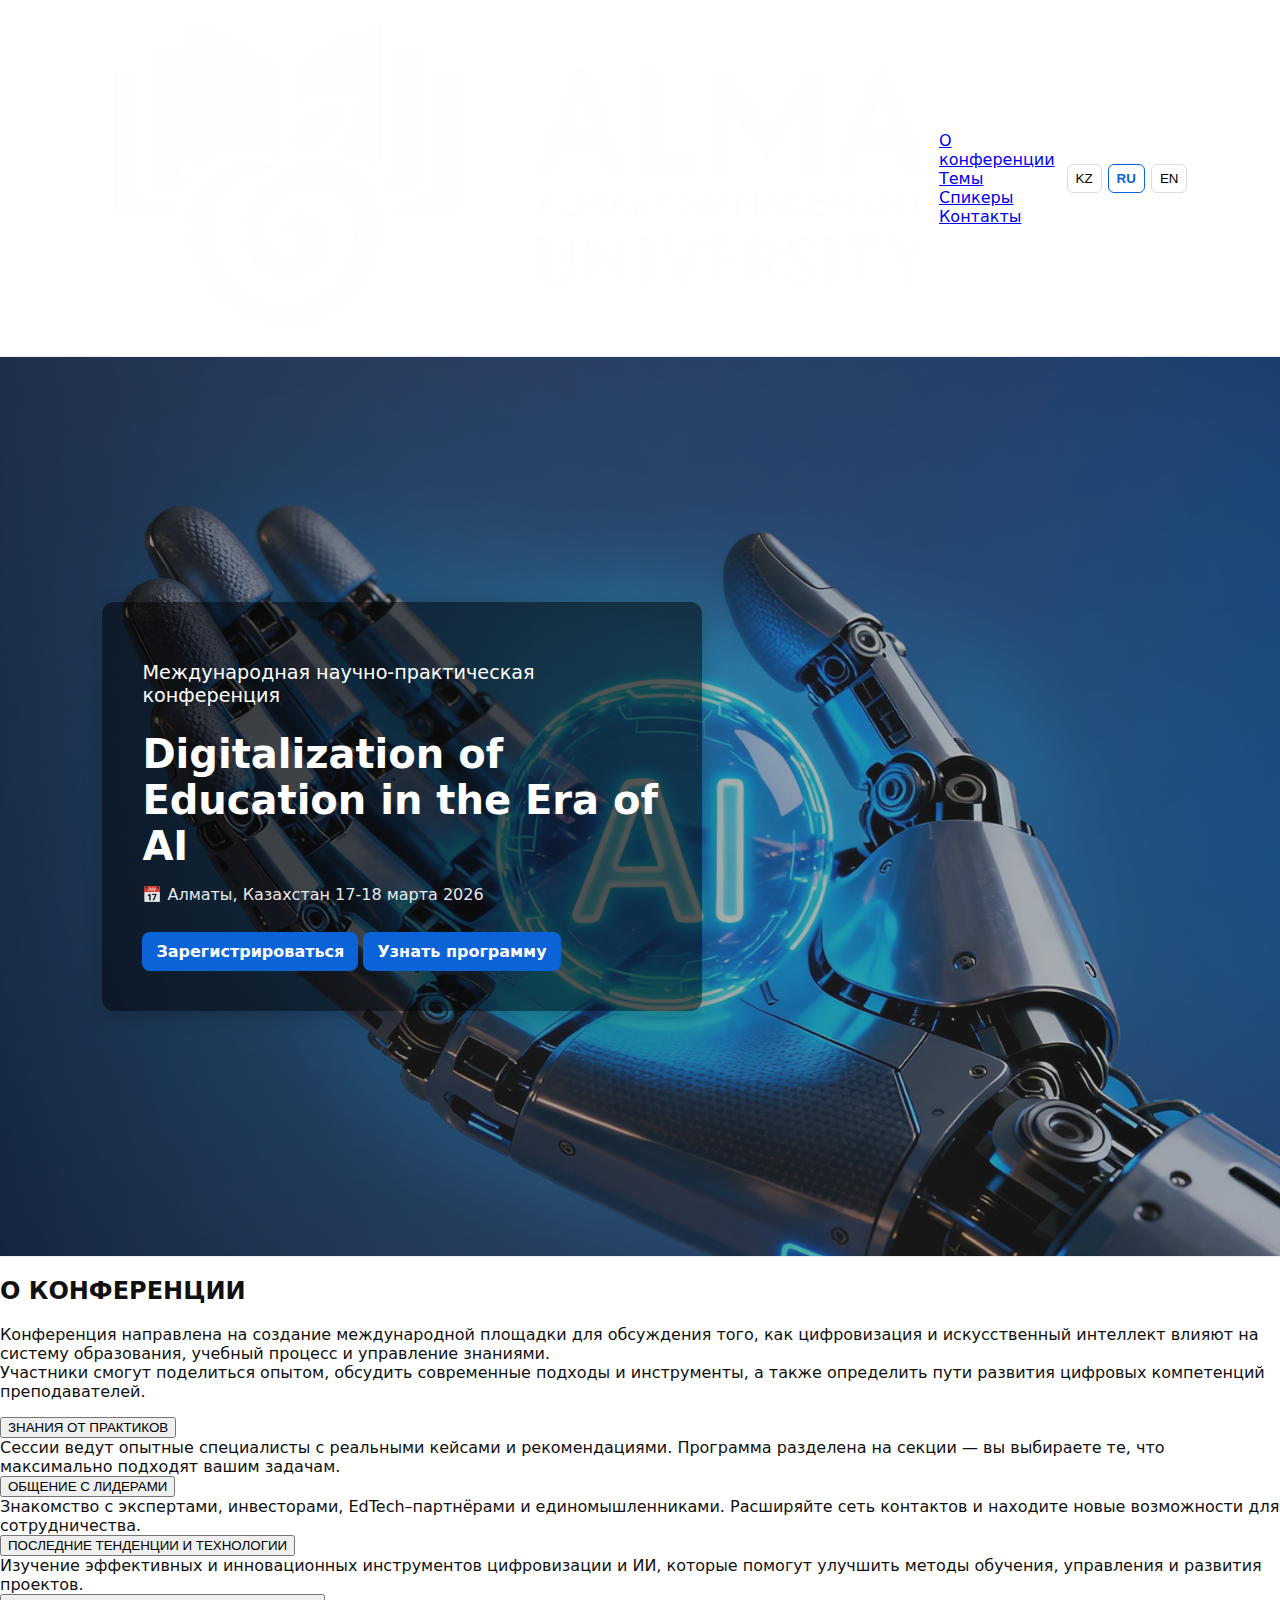
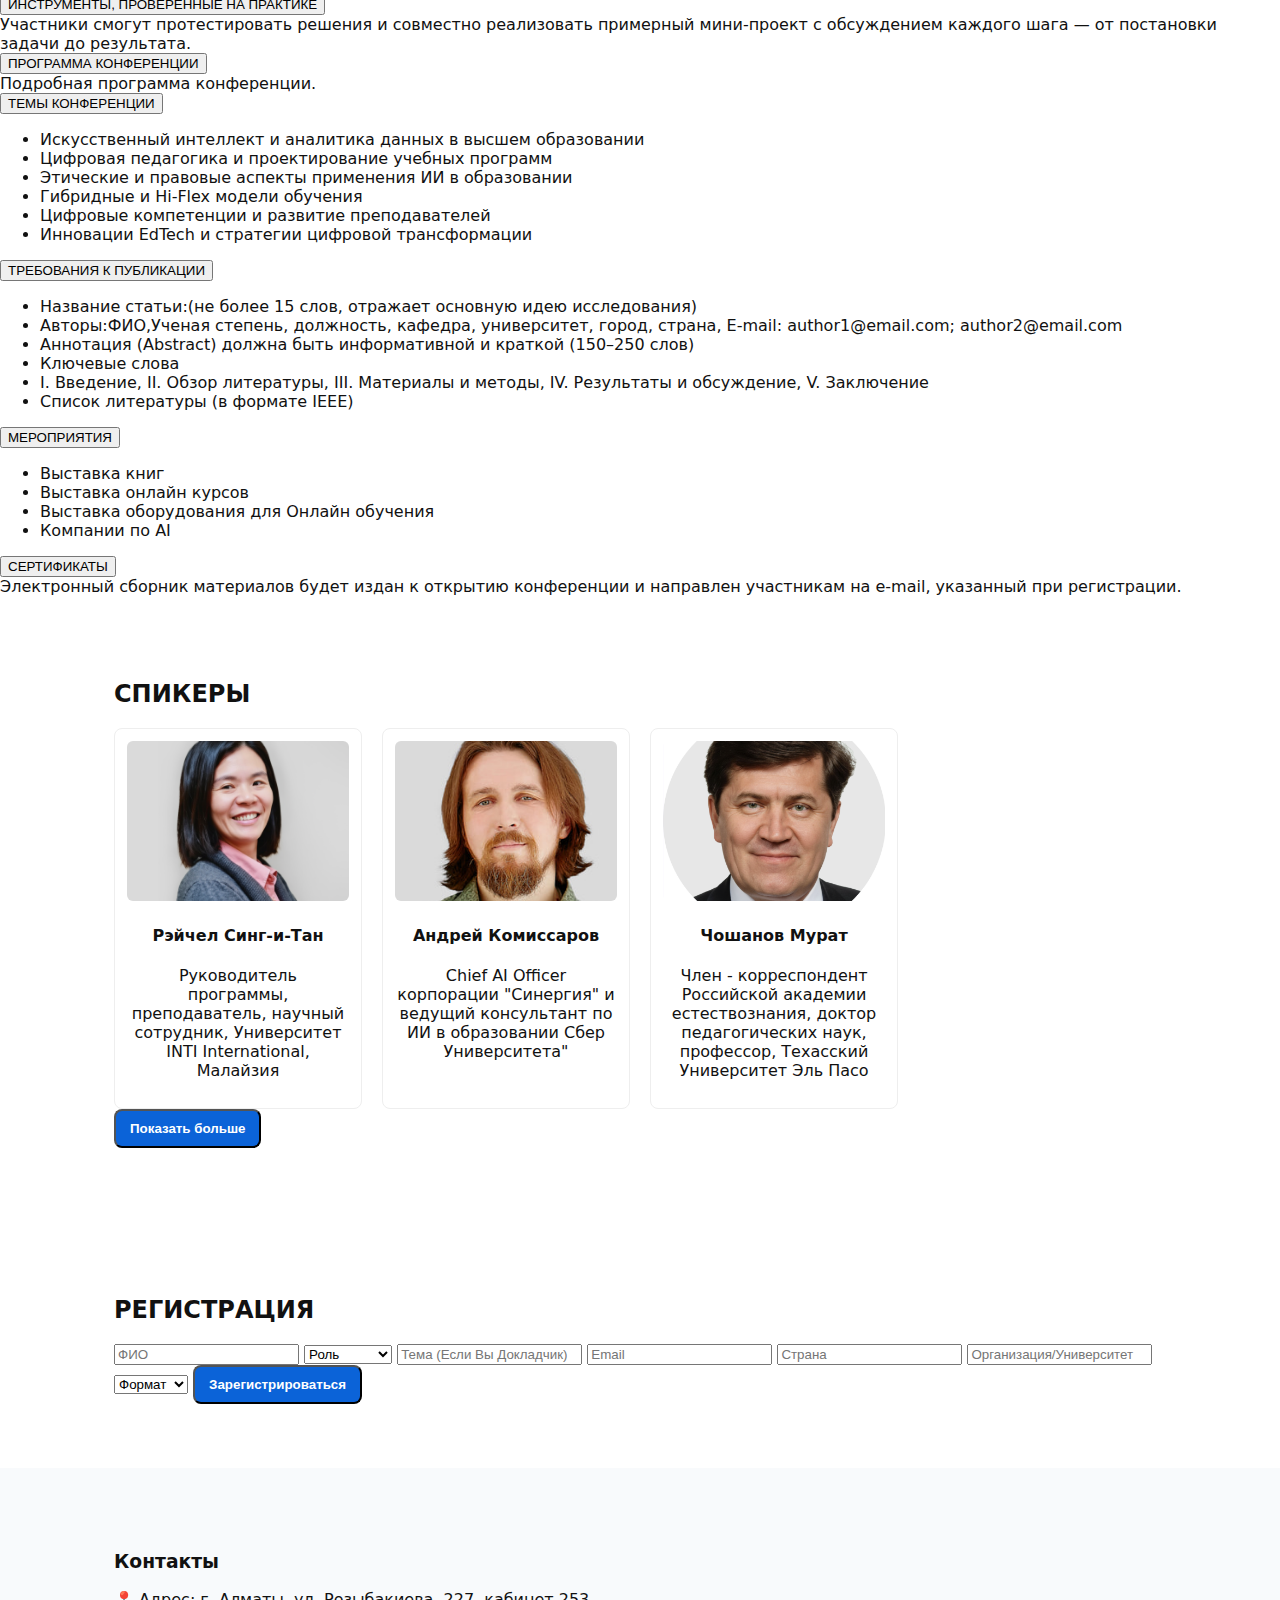
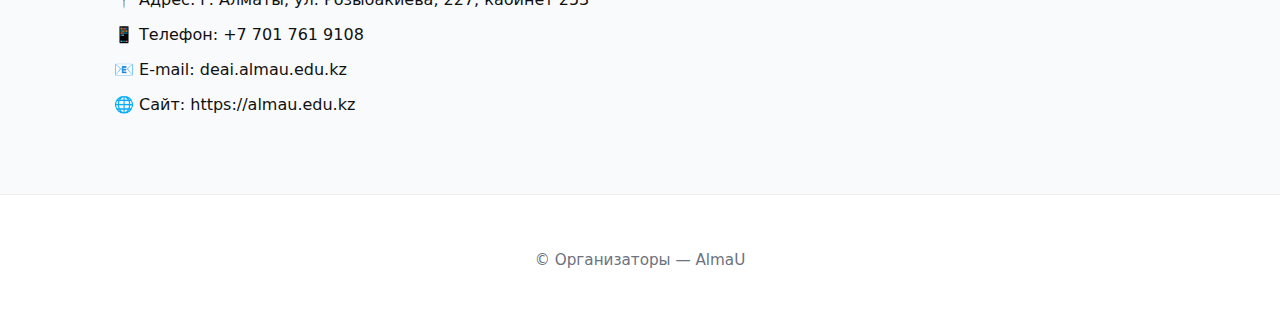
<file: index.html>
<!doctype html>
<html lang="ru">
<head>
  <meta charset="utf-8" />
  <meta name="viewport" content="width=device-width,initial-scale=1" />
  <title>Digitalization of Education in the Era of AI — Conference</title>
  <link rel="stylesheet" href="style.css" />
  <link rel="stylesheet" href="https://fonts.googleapis.com/css?family=Open+Sans:400,700&display=swap">

</head>
<body>
      <!-- Header/Main -->
  <header class="site-header">
    <div class="container header-inner">
      <div class="brand">
        <img src="assets/images/logo__footer.png" alt="AlmaU logo" class="logo" />
      </div>

      <nav class="main-nav">
        <a href="#about-info-combo" data-i18n="nav-about">О конференции</a>
        <a href="#about-info-combo" data-i18n="nav-program">Темы</a>
        <a href="#speakers" data-i18n="nav-speakers">Спикеры</a>
        <a href="#contacts" data-i18n="nav-contacts">Контакты</a>
      </nav>

      <nav class="top-controls" aria-label="Language and actions">
        <div class="lang-switch" role="tablist" aria-label="Выбор языка">
          <button class="lang-btn" data-lang="kz">KZ</button>
          <button class="lang-btn" data-lang="ru" aria-selected="true">RU</button>
          
          <button class="lang-btn" data-lang="en">EN</button>
        </div>
        
      </nav>
    </div>
  </header>

  <main>
    <section id="hero" class="hero">
      <div class="hero-overlay">
        <div class="container">
           <p id="hero-desc" data-i18n="hero-desc">Международная научно-практическая конференция</p>
          <h2 id="hero-title" data-i18n="hero-title">Digitalization of Education in the Era of AI</h2>
         
          <p class="meta" id="hero-meta" data-i18n="hero-meta">📅 Алматы, Казахстан 17-18 марта 2026</p>
          <a href="#registration" class="btn" id="register-btn" data-i18n="register-btn">Зарегистрироваться</a>
          <a href="#about-info-combo" class="btn" id="hero-cta" data-i18n="hero-cta">Узнать программу</a>
        </div>
      </div>
    </section>

          <!-- about conferation  -->
        <section id="about-info-combo" class="about-info-combo-section">
  <div class="about-info-header">
    <h2>О КОНФЕРЕНЦИИ</h2>
    <p>
      Конференция направлена на создание международной площадки для обсуждения того, как цифровизация и искусственный интеллект влияют на систему образования, учебный процесс и управление знаниями.<br>
      Участники смогут поделиться опытом, обсудить современные подходы и инструменты, а также определить пути развития цифровых компетенций преподавателей.
    </p>
  </div>
  <div class="about-info-combo-container">
    <div class="about-info-left">
      <div class="grid-about">
        <div class="info-block">
          <button class="info-toggle">ЗНАНИЯ ОТ ПРАКТИКОВ</button>
          <div class="info-content">Сессии ведут опытные специалисты с реальными кейсами и рекомендациями. Программа разделена на секции — вы выбираете те, что максимально подходят вашим задачам.</div>
         </div>
         <div class="info-block">
          <button class="info-toggle">ОБЩЕНИЕ С ЛИДЕРАМИ</button>
          <div class="info-content">Знакомство с экспертами, инвесторами, EdTech–партнёрами и единомышленниками. Расширяйте сеть контактов и находите новые возможности для сотрудничества.</div>
          </div>
          <div class="info-block">
          <button class="info-toggle">ПОСЛЕДНИЕ ТЕНДЕНЦИИ И ТЕХНОЛОГИИ</button>
          <div class="info-content">Изучение эффективных и инновационных инструментов цифровизации и ИИ, которые помогут улучшить методы обучения, управления и развития проектов.</div>
          </div>
          <div class="info-block">
          <button class="info-toggle">ИНСТРУМЕНТЫ, ПРОВЕРЕННЫЕ НА ПРАКТИКЕ</button>
          <div class="info-content">Участники смогут протестировать решения и совместно реализовать примерный мини-проект с обсуждением каждого шага — от постановки задачи до результата.</div>
          </div>
      </div>
    </div>
    <div class="about-info-right">
      <div class="info-container">
        <div class="info-block">
          <button class="info-toggle">ПРОГРАММА КОНФЕРЕНЦИИ</button>
          <div class="info-content">Подробная программа конференции.</div>
        </div>
        <div class="info-block">
          <button class="info-toggle">ТЕМЫ КОНФЕРЕНЦИИ</button>
          <div class="info-content transparent">
            <ul>
              <li>Искусственный интеллект и аналитика данных в высшем образовании</li>
              <li>Цифровая педагогика и проектирование учебных программ</li>
              <li>Этические и правовые аспекты применения ИИ в образовании</li>
              <li>Гибридные и Hi-Flex модели обучения</li>
              <li>Цифровые компетенции и развитие преподавателей</li>
              <li>Инновации EdTech и стратегии цифровой трансформации</li>
            </ul>
          </div>
        </div>
        <div class="info-block">
          <button class="info-toggle">ТРЕБОВАНИЯ К ПУБЛИКАЦИИ</button>
          <div class="info-content">
            <ul>
              <li>Название статьи:(не более 15 слов, отражает основную идею исследования)</li>
              <li>Авторы:ФИО,Ученая степень, должность, кафедра, университет, город, страна, E-mail: author1@email.com; author2@email.com</li>
              <li>Аннотация (Abstract) должна быть информативной и краткой (150–250 слов)</li>
              <li>Ключевые слова</li>
              <li> I. Введение, II. Обзор литературы, III. Материалы и методы, IV. Результаты и обсуждение, V. Заключение</li>
              <li>Список литературы (в формате IEEE)</li>
            </ul>
          </div>
        </div>
        <div class="info-block">
          <button class="info-toggle">МЕРОПРИЯТИЯ</button>
          <div class="info-content">
           <ul>
              <li>Выставка книг</li>
              <li>Выставка онлайн курсов</li>
              <li>Выставка оборудования для Онлайн обучения</li>
              <li>Компании по AI</li>
            </ul>
          </div>
        </div>
        <div class="info-block">
          <button class="info-toggle">СЕРТИФИКАТЫ</button>
          <div class="info-content">Электронный сборник материалов будет издан к открытию конференции  и направлен участникам на e-mail, указанный при регистрации.</div>
        </div>
      </div>
    </div>
  </div>
</section>





        <!-- Speakers -->
    <section id="speakers" class="section">
  <div class="container">
    <h2>СПИКЕРЫ</h2>
    <div id="speakers-list" class="grid">
      <div class="speaker-card">
        <img src="assets\images\Speak 1.png" class="speakers-circle"/>
        <h4>Рэйчел Синг-и-Тан</h4>
        <p>Руководитель программы, преподаватель, научный сотрудник, Университет INTI International, Малайзия﻿</p>
      </div>
      <div class="speaker-card">
        <img src="assets\images\Speak 2.jpg" class="speakers-circle"/>
        <h4>Андрей Комиссаров</h4>
        <p>Chief AI Officer корпорации "Синергия" и ведущий консультант по ИИ в образовании Сбер Университета"</p>
      </div>
      <div class="speaker-card">
        <img src="assets\images\Speak 3.png" class="speakers-circle"/>
        <h4>Чошанов Мурат</h4>
        <p>Член - корреспондент Российской академии естествознания, доктор педагогических наук, профессор, Техасский Университет Эль Пасо</p>
      </div>
      <div class="speaker-card addl" style="display: none;">
        <img src="assets\images\Speak 4.png" class="speakers-circle"/>
        <h4>Кристоф Феньвеши</h4>
        <p>Доктор философских наук, исследователь STEAM-образования, Университет Ювяскюля, Финляндия</p>
      </div>
      <div class="speaker-card addl" style="display: none;">
        <div class="speakers-circle"></div>
        <h4>Имя Спикера 5</h4>
        <p>Описание спикера 5</p>
      </div>
      <div class="speaker-card addl" style="display: none;">
        <div class="speakers-circle"></div>
        <h4>Имя Спикера 6</h4>
        <p>Описание спикера 6</p>
      </div>
    </div>
    <button id="show-more-speakers" class="btn">Показать больше</button>
  </div>
</section>


    <!-- Registration -->
    <section id="registration" class="section">
  <div class="container">
    <h2>РЕГИСТРАЦИЯ</h2>
    <form class="registration-form">
      <input type="text" placeholder="ФИО" required>
      <label>
        <select required>
          <option value="" disabled selected>Роль</option>
          <option>Участник</option>
          <option>Докладчик</option>
        </select>
      </label>
      <input type="text" placeholder="Тема (Если Вы Докладчик)">
      <input type="email" placeholder="Email" required>
      <input type="text" placeholder="Страна">
      <input type="text" placeholder="Организация/Университет">
      <label>
        <select required>
          <option value="" disabled selected>Формат</option>
          <option>Онлайн</option>
          <option>Офлайн</option>
        </select>
      </label>
      <button type="submit" class="btn btn-registration">Зарегистрироваться</button>
    </form>
  </div>
</section>


    <section id="contacts" class="section section--accent">
      <div class="container">
        <h3 id="contacts-title" data-i18n="contacts-title">Контакты</h3>
        <p id="contacts-text" data-i18n="contacts-text1">📍 Адрес: г. Алматы, ул. Розыбакиева, 227, кабинет 253</p>
        <p id="contacts-text" data-i18n="contacts-text2">📱 Телефон: +7 701 761 9108</p>
        <p id="contacts-text" data-i18n="contacts-text3">📧 E-mail: deai.almau.edu.kz</p>
        <p id="contacts-text" data-i18n="contacts-text4">🌐 Сайт: https://almau.edu.kz</p>

      </div>
    </section>
  </main>

  <footer class="site-footer">
    <div class="container">
      
      <p id="footer-text" data-i18n="footer-text">© Организаторы — AlmaU</p>
    </div>
  </footer>

  <script src="script.js"></script>
</body>
</html>
</file>
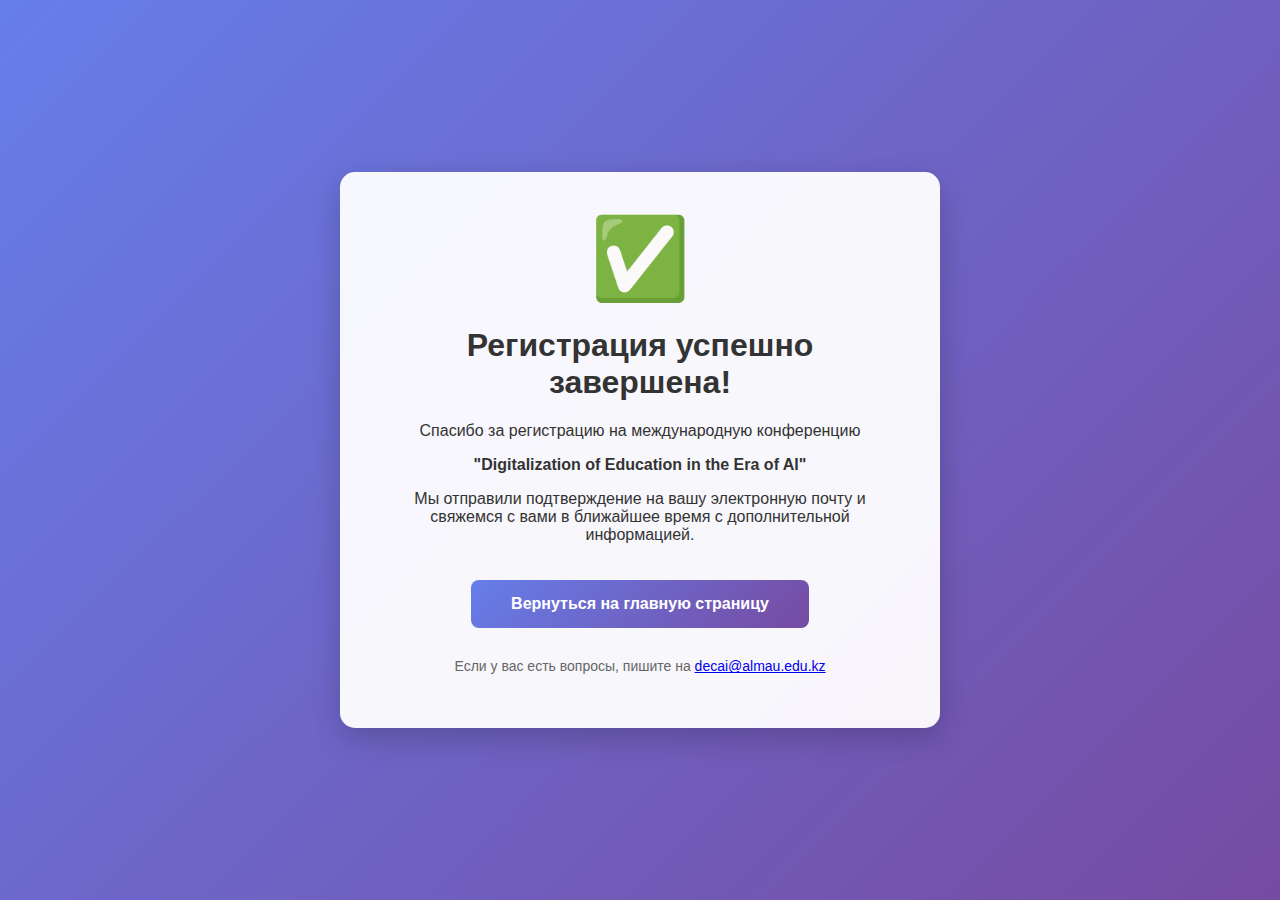
<file: success.html>
<!DOCTYPE html>
<html lang="ru">
<head>
    <meta charset="UTF-8">
    <meta name="viewport" content="width=device-width, initial-scale=1.0">
    <title>Регистрация успешна - DEAI Conference</title>
    <link rel="stylesheet" href="style.css">
    <style>
        body {
            font-family: 'Open Sans', sans-serif;
            background: linear-gradient(135deg, #667eea 0%, #764ba2 100%);
            color: white;
            margin: 0;
            padding: 0;
            min-height: 100vh;
            display: flex;
            align-items: center;
            justify-content: center;
        }
        .success-container {
            max-width: 600px;
            margin: 20px;
            padding: 40px;
            background: rgba(255, 255, 255, 0.95);
            border-radius: 15px;
            box-shadow: 0 10px 30px rgba(0,0,0,0.2);
            text-align: center;
            color: #333;
        }
        .success-icon {
            font-size: 80px;
            margin-bottom: 20px;
        }
        .btn-success {
            background: linear-gradient(135deg, #667eea 0%, #764ba2 100%);
            color: white;
            padding: 15px 40px;
            text-decoration: none;
            border-radius: 8px;
            display: inline-block;
            margin-top: 20px;
            font-weight: 600;
            border: none;
            cursor: pointer;
            font-size: 16px;
        }
        .btn-success:hover {
            transform: translateY(-2px);
            box-shadow: 0 5px 15px rgba(102, 126, 234, 0.4);
        }
    </style>
</head>
<body>
    <div class="success-container">
        <div class="success-icon">✅</div>
        <h1>Регистрация успешно завершена!</h1>
        <p>Спасибо за регистрацию на международную конференцию</p>
        <p><strong>"Digitalization of Education in the Era of AI"</strong></p>
        <p>Мы отправили подтверждение на вашу электронную почту и свяжемся с вами в ближайшее время с дополнительной информацией.</p>
        
        <a href="https://nurbolatb.github.io/deai.almau.edu.kz/" class="btn-success">Вернуться на главную страницу</a>
        
        <p style="margin-top: 30px; font-size: 14px; color: #666;">
            Если у вас есть вопросы, пишите на <a href="mailto:decai@almau.edu.kz">decai@almau.edu.kz</a>
        </p>
    </div>
</body>
</html>
</file>
<file: style.css>
:root{
  --container-max: 1100px;
  --accent: #0b63d8;
  --muted: #6b7280;
  --bg: #ffffff;
  --card-bg: #f8fafc;
  --radius: 8px;
  --gap: 20px;
  font-family: Inter, system-ui, -apple-system, "Segoe UI", Roboto, "Helvetica Neue", Arial;
}

*{box-sizing:border-box}
html,body{height:100%;margin:0;background:var(--bg);color:#111}
.container{max-width:var(--container-max);margin:0 auto;padding:24px}
.header-inner{display:flex;align-items:center;justify-content:space-between;gap:12px}
.brand h1{margin:0;font-size:1.05rem}
.brand p{margin:0;color:var(--muted);font-size:0.9rem}

.site-header{background:#fff;border-bottom:1px solid #eee;position:sticky;top:0;z-index:50}
.top-controls{display:flex;align-items:center;gap:12px}
.lang-switch{display:flex;gap:6px}
.lang-btn{background:transparent;border:1px solid #ddd;padding:6px 8px;border-radius:6px;cursor:pointer}
.lang-btn[aria-selected="true"]{border-color:var(--accent);font-weight:600;color:var(--accent)}

.cta{background:var(--accent);color:#fff;padding:8px 12px;border-radius:6px;text-decoration:none}

.section{padding:40px 0}
.section--accent{background:var(--card-bg)}

/* === HERO SECTION === */
.hero {
  position: relative;
  height: 100vh;
  background: url('assets/images/FirstF.png') center center / cover no-repeat;
  display: flex;
  align-items: center;  /* вертикальное выравнивание */
  justify-content: flex-start; /* контент слева */
  color: white;
  border-bottom: 1px solid #eee;
  padding-left: 8vw; /* немного отступа от левого края */
}

.hero::before {
  content: "";
  position: absolute;
  inset: 0;
  background: rgba(0, 0, 0, 0.25);
}

.hero .container {
  position: relative;
  z-index: 2;
  max-width: 600px; /* ширина текстового блока */
  background: rgba(0, 0, 0, 0.5); /* полупрозрачный фон прямоугольника */
  padding: 40px;
  border-radius: 12px;
  text-align: left;
  box-shadow: 0 4px 20px rgba(0,0,0,0.2);
}

.hero h2 {
  font-size: 2.5rem;
  margin-top: 0;
  margin-bottom: 1rem;
}

.hero p {
  font-size: 1.2rem;
  margin-bottom: 1.5rem;
}

.hero .meta {
  font-size: 1rem;
  margin-bottom: 1.8rem;
  opacity: 0.9;
}

.btn {
  display: inline-block;
  padding: 12px 28px;
  border-radius: var(--radius);
  background: var(--accent);
  color: #fff;
  text-decoration: none;
  font-weight: 600;
  transition: background 0.3s;
}

.btn:hover {
  background: #094eb1;
}

/* === Адаптивность === */
@media (max-width: 768px) {
  .hero {
    padding-left: 20px;
    justify-content: center;
  }
  .hero .container {
    padding: 24px;
    max-width: 90%;
  }
  .hero h2 {
    font-size: 1.8rem;
  }
  .hero p {
    font-size: 1rem;
  }
}


.btn{display:inline-block;padding:10px 14px;border-radius:8px;background:var(--accent);color:#fff;text-decoration:none}
.grid{display:grid;grid-template-columns:repeat(auto-fill,minmax(220px,1fr));gap:var(--gap)}

.program-item{display:flex;gap:12px;padding:12px;border-radius:8px;border:1px solid #eee;margin-bottom:12px;background:#fff}
.program-item .time{font-weight:700;color:var(--muted);width:110px}

.speaker-card{padding:12px;border-radius:8px;border:1px solid #eee;text-align:center;background:#fff}
.speaker-card img{width:100%;height:160px;object-fit:cover;border-radius:6px}

.form{max-width:680px;display:grid;gap:12px}
.form label{display:block}
.form input, .form textarea{width:100%;padding:10px;border-radius:6px;border:1px solid #ddd}
.form-actions{display:flex;gap:10px}
.btn--muted{background:#f0f0f0;color:#333;border:1px solid #ddd}

.feedback{margin-top:8px;color:green}

.site-footer{border-top:1px solid #eee;padding:16px 0;text-align:center;color:var(--muted);font-size:0.95rem}

/* Responsive tweaks */
@media (max-width:700px){
  .header-inner{flex-direction:column;align-items:flex-start}
  .program-item{flex-direction:column}
  .program-item .time{width:100%}
}
</file>
